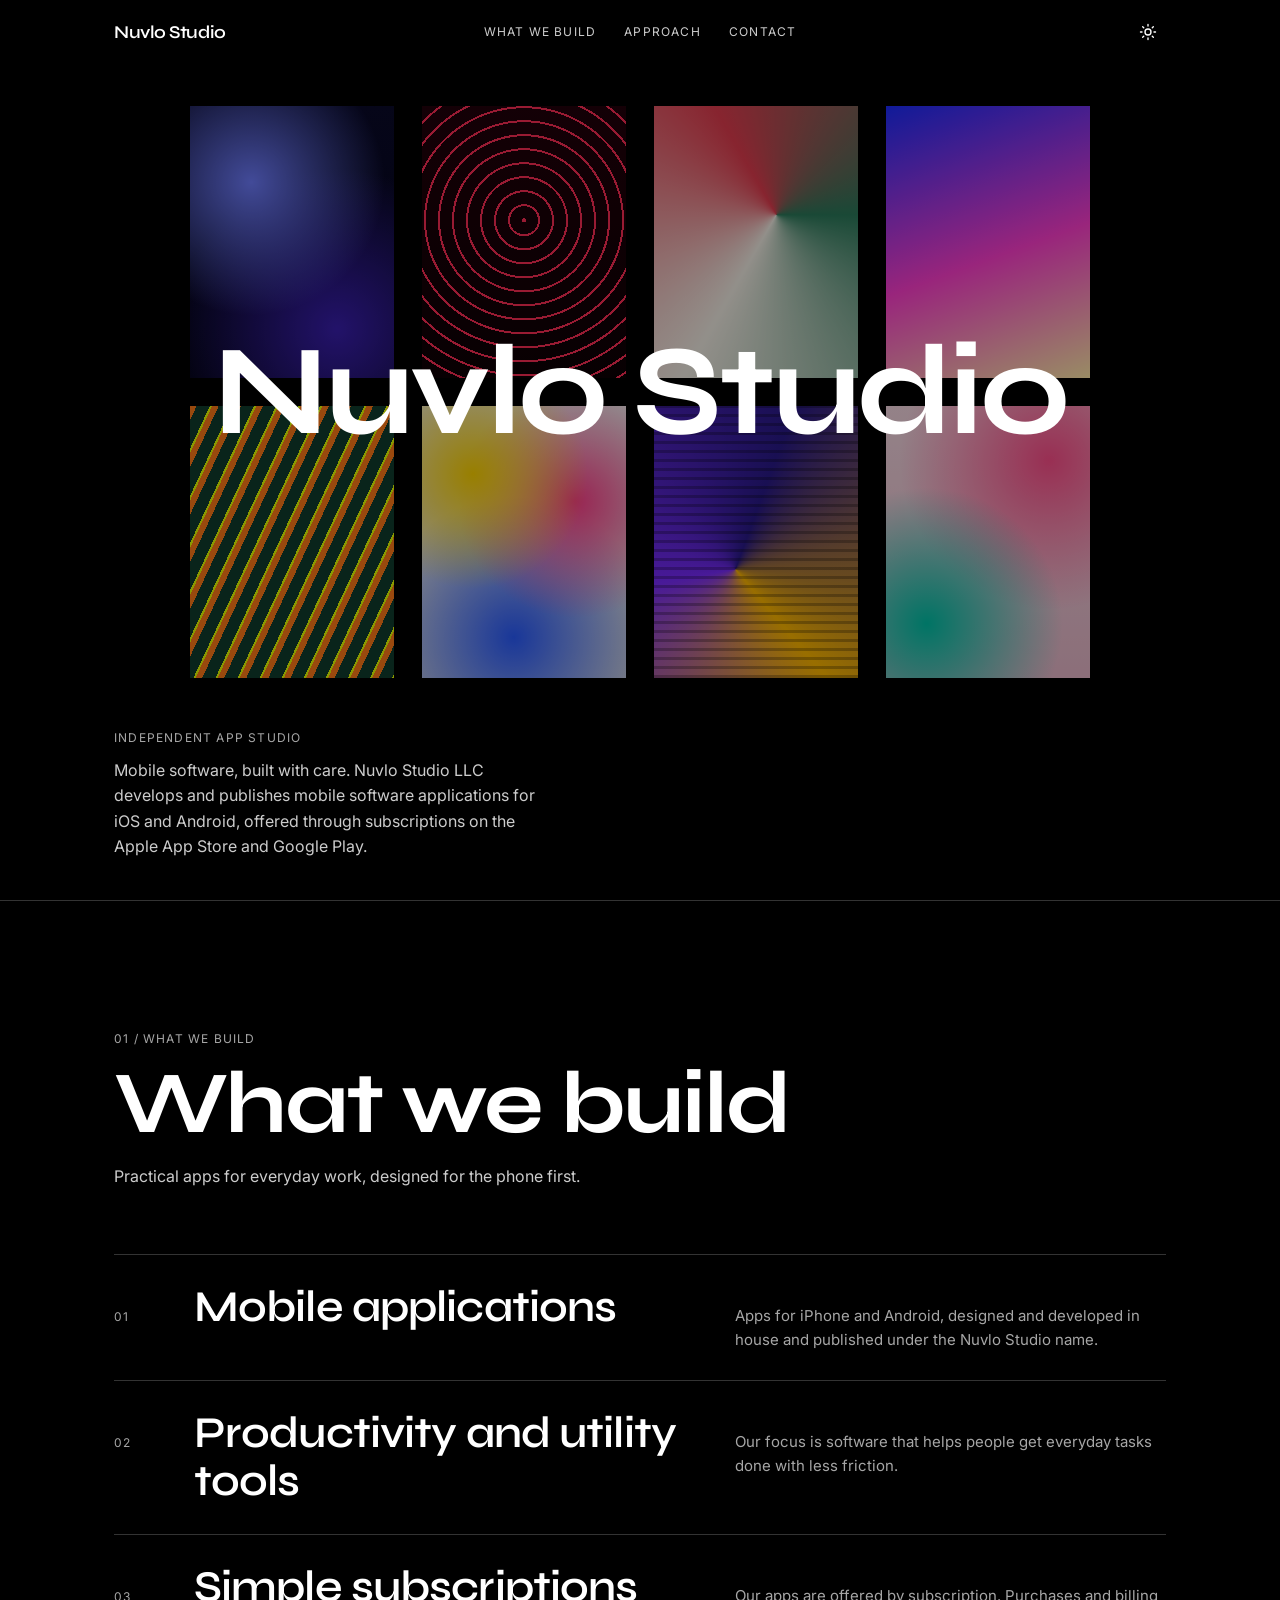
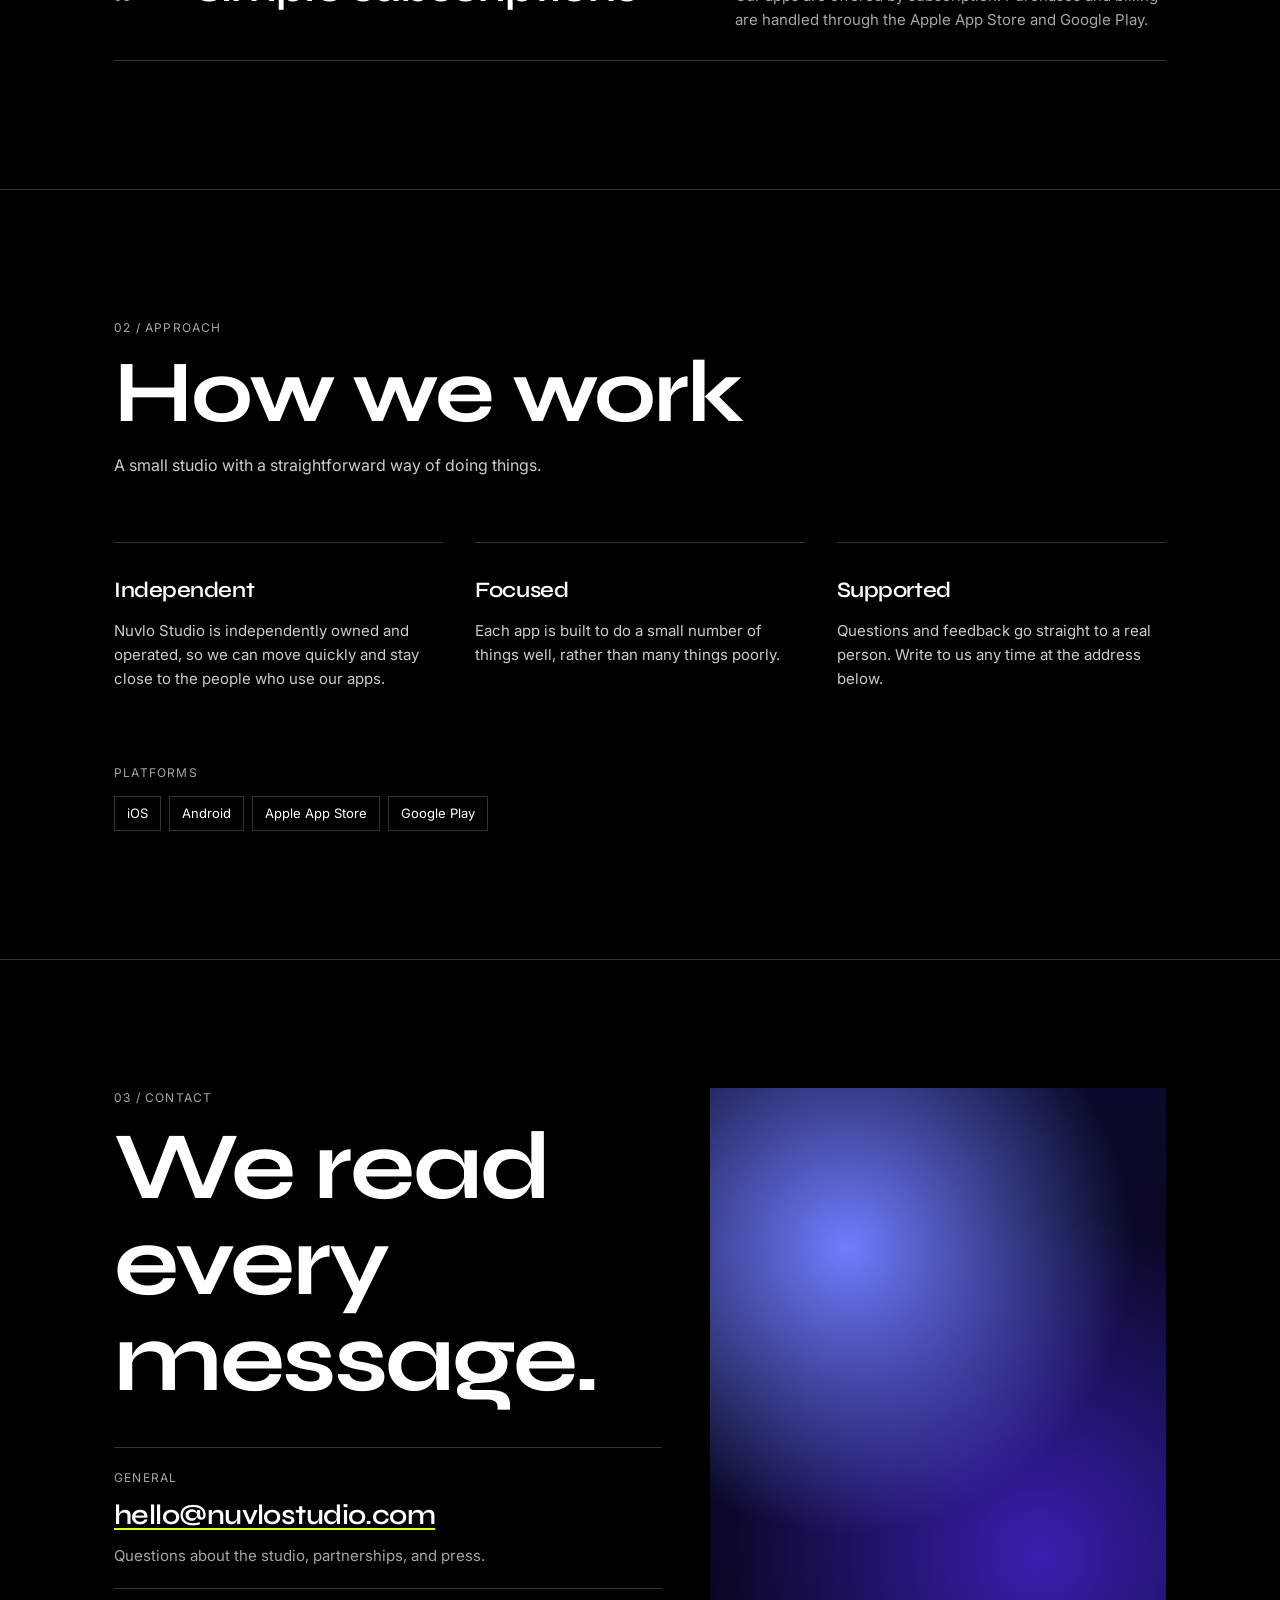
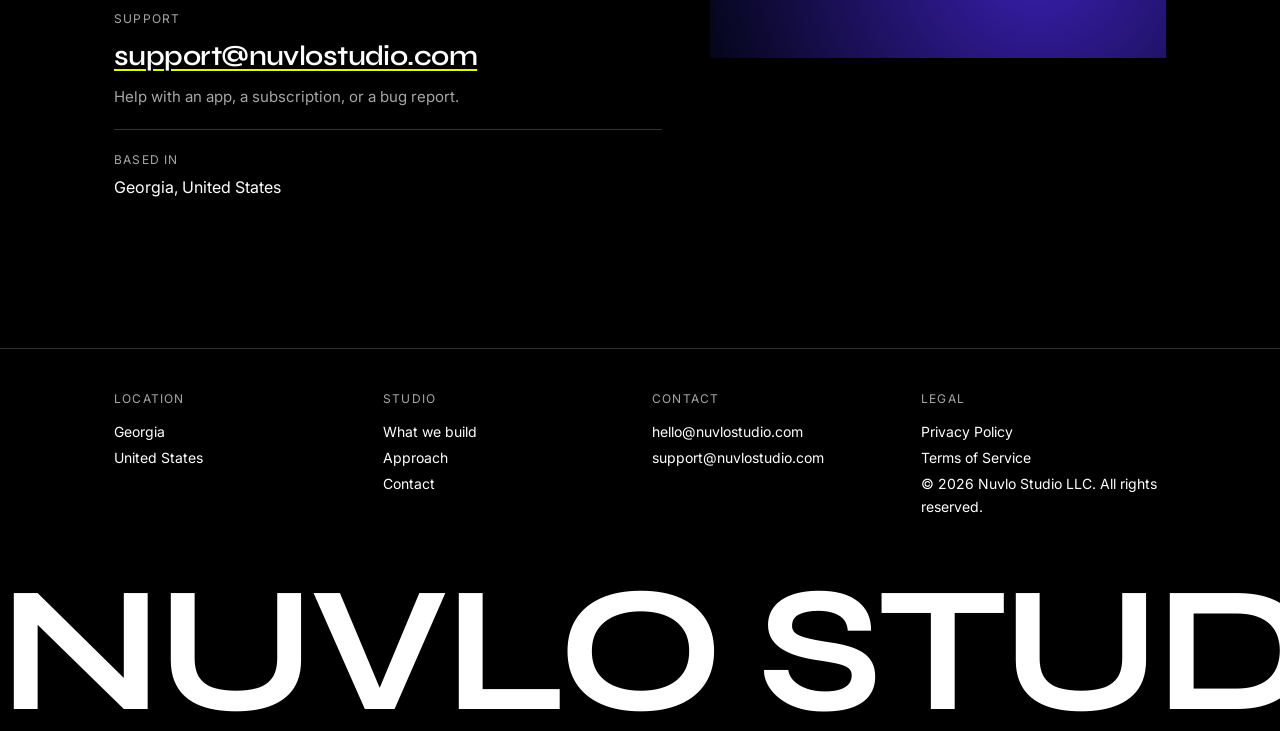
<file: index.html>
<!doctype html>
<html lang="en">
<head>
<meta charset="utf-8">
<meta name="viewport" content="width=device-width, initial-scale=1">
<title>Nuvlo Studio | Mobile software for iOS and Android</title>
<meta name="description" content="Nuvlo Studio LLC develops and publishes mobile software applications, offered through subscriptions on the Apple App Store and Google Play.">
<meta property="og:title" content="Nuvlo Studio">
<meta property="og:description" content="Mobile software applications for iOS and Android, offered through subscriptions on the Apple App Store and Google Play.">
<meta property="og:type" content="website">
<meta property="og:url" content="https://nuvlostudio.com/">
<link rel="canonical" href="https://nuvlostudio.com/">
<link rel="icon" href="data:image/svg+xml,%3Csvg xmlns='http://www.w3.org/2000/svg' viewBox='0 0 64 64'%3E%3Crect width='64' height='64' fill='%23000'/%3E%3Cpath d='M18 46V18h6l16 20V18h6v28h-6L24 26v20z' fill='%23e6ff00'/%3E%3C/svg%3E">
<link rel="preconnect" href="https://fonts.googleapis.com">
<link rel="preconnect" href="https://fonts.gstatic.com" crossorigin>
<link rel="stylesheet" href="https://fonts.googleapis.com/css2?family=Inter:wght@400;500;600&family=Syne:wght@600;700&display=swap">
<link rel="stylesheet" href="/assets/site.css">
<script>
  document.documentElement.className = 'js';
  try { if (localStorage.getItem('theme') === 'light') document.documentElement.setAttribute('data-theme', 'light'); } catch (e) {}
</script>
<script src="/assets/site.js" defer></script>
</head>
<body>

<header class="site">
  <div class="wrap bar">
    <a class="brand" href="#top" aria-label="Nuvlo Studio home">Nuvlo Studio</a>
    <nav aria-label="Primary">
      <a href="#about">What we build</a>
      <a href="#approach">Approach</a>
      <a href="#contact">Contact</a>
    </nav>
    <button class="theme" type="button" aria-label="Switch to light theme">
      <svg class="sun" viewBox="0 0 24 24" fill="none" stroke="currentColor" stroke-width="1.8" stroke-linecap="round" aria-hidden="true"><circle cx="12" cy="12" r="4"/><path d="M12 2v2M12 20v2M2 12h2M20 12h2M4.9 4.9l1.4 1.4M17.7 17.7l1.4 1.4M4.9 19.1l1.4-1.4M17.7 6.3l1.4-1.4"/></svg>
      <svg class="moon" viewBox="0 0 24 24" fill="none" stroke="currentColor" stroke-width="1.8" stroke-linejoin="round" aria-hidden="true"><path d="M20 14.5A8 8 0 0 1 9.5 4a8 8 0 1 0 10.5 10.5z"/></svg>
    </button>
  </div>
</header>

<main id="top">
  <div class="wrap hero">
    <div class="stage">
      <div class="tiles" aria-hidden="true">
        <div class="art art-1"></div>
        <div class="art art-2"></div>
        <div class="art art-3"></div>
        <div class="art art-4"></div>
        <div class="art art-5"></div>
        <div class="art art-6"></div>
        <div class="art art-7"></div>
        <div class="art art-8"></div>
      </div>
      <h1>Nuvlo Studio</h1>
    </div>
    <p class="intro">
      <span class="label">Independent app studio</span>
      Mobile software, built with care. Nuvlo Studio LLC develops and publishes mobile software
      applications for iOS and Android, offered through subscriptions on the Apple App Store and Google Play.
    </p>
  </div>

  <section id="about">
    <div class="wrap">
      <div class="section-head">
        <div class="label">01 / What we build</div>
        <h2>What we build</h2>
        <p>Practical apps for everyday work, designed for the phone first.</p>
      </div>
      <ol class="list">
        <li>
          <span class="label">01</span>
          <h3>Mobile applications</h3>
          <p>Apps for iPhone and Android, designed and developed in house and published under the Nuvlo Studio name.</p>
        </li>
        <li>
          <span class="label">02</span>
          <h3>Productivity and utility tools</h3>
          <p>Our focus is software that helps people get everyday tasks done with less friction.</p>
        </li>
        <li>
          <span class="label">03</span>
          <h3>Simple subscriptions</h3>
          <p>Our apps are offered by subscription. Purchases and billing are handled through the Apple App Store and Google Play.</p>
        </li>
      </ol>
    </div>
  </section>

  <section id="approach">
    <div class="wrap">
      <div class="section-head">
        <div class="label">02 / Approach</div>
        <h2>How we work</h2>
        <p>A small studio with a straightforward way of doing things.</p>
      </div>
      <div class="principles">
        <div>
          <h3>Independent</h3>
          <p>Nuvlo Studio is independently owned and operated, so we can move quickly and stay close to the people who use our apps.</p>
        </div>
        <div>
          <h3>Focused</h3>
          <p>Each app is built to do a small number of things well, rather than many things poorly.</p>
        </div>
        <div>
          <h3>Supported</h3>
          <p>Questions and feedback go straight to a real person. Write to us any time at the address below.</p>
        </div>
      </div>
      <div class="platforms">
        <div class="label">Platforms</div>
        <ul class="chips">
          <li>iOS</li>
          <li>Android</li>
          <li>Apple App Store</li>
          <li>Google Play</li>
        </ul>
      </div>
    </div>
  </section>

  <section id="contact">
    <div class="wrap contact">
      <div>
        <div class="label">03 / Contact</div>
        <h2>We read every message.</h2>
        <dl>
          <div>
            <dt class="label">General</dt>
            <dd class="addr"><a href="mailto:hello@nuvlostudio.com">hello@nuvlostudio.com</a></dd>
            <dd class="hint">Questions about the studio, partnerships, and press.</dd>
          </div>
          <div>
            <dt class="label">Support</dt>
            <dd class="addr"><a href="mailto:support@nuvlostudio.com">support@nuvlostudio.com</a></dd>
            <dd class="hint">Help with an app, a subscription, or a bug report.</dd>
          </div>
          <div>
            <dt class="label">Based in</dt>
            <dd>Georgia, United States</dd>
          </div>
        </dl>
      </div>
      <div class="art art-1" aria-hidden="true"></div>
    </div>
  </section>
</main>

<footer class="site">
  <div class="wrap cols">
    <div>
      <div class="label">Location</div>
      <ul><li>Georgia</li><li>United States</li></ul>
    </div>
    <div>
      <div class="label">Studio</div>
      <ul>
        <li><a href="#about">What we build</a></li>
        <li><a href="#approach">Approach</a></li>
        <li><a href="#contact">Contact</a></li>
      </ul>
    </div>
    <div>
      <div class="label">Contact</div>
      <ul>
        <li><a href="mailto:hello@nuvlostudio.com">hello@nuvlostudio.com</a></li>
        <li><a href="mailto:support@nuvlostudio.com">support@nuvlostudio.com</a></li>
      </ul>
    </div>
    <div>
      <div class="label">Legal</div>
      <ul>
        <li><a href="/privacy/">Privacy Policy</a></li>
        <li><a href="/terms/">Terms of Service</a></li>
        <li>&copy; 2026 Nuvlo Studio LLC. All rights reserved.</li>
      </ul>
    </div>
  </div>
  <div class="marquee" aria-hidden="true"><div><span>Nuvlo Studio <i>&#10033;</i></span><span>Nuvlo Studio <i>&#10033;</i></span><span>Nuvlo Studio <i>&#10033;</i></span><span>Nuvlo Studio <i>&#10033;</i></span><span>Nuvlo Studio <i>&#10033;</i></span><span>Nuvlo Studio <i>&#10033;</i></span><span>Nuvlo Studio <i>&#10033;</i></span><span>Nuvlo Studio <i>&#10033;</i></span></div></div>
</footer>

</body>
</html>
</file>
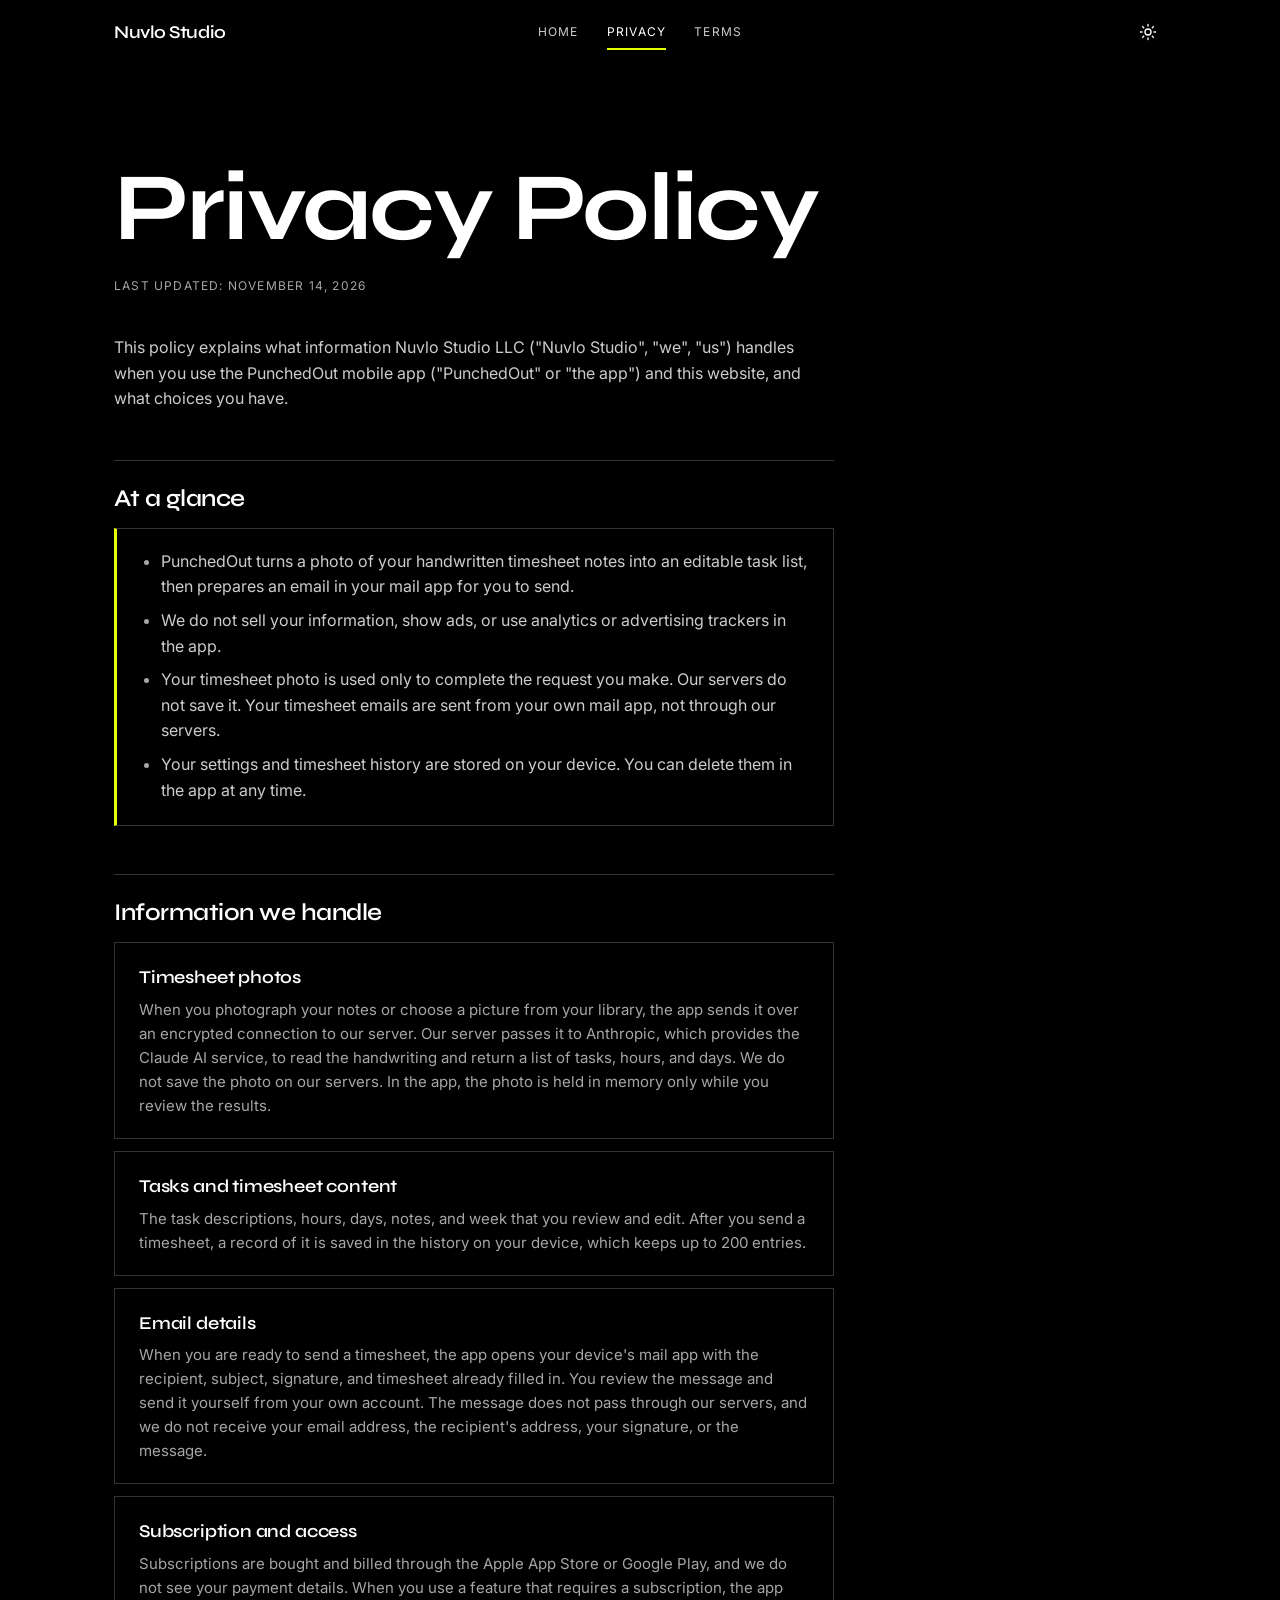
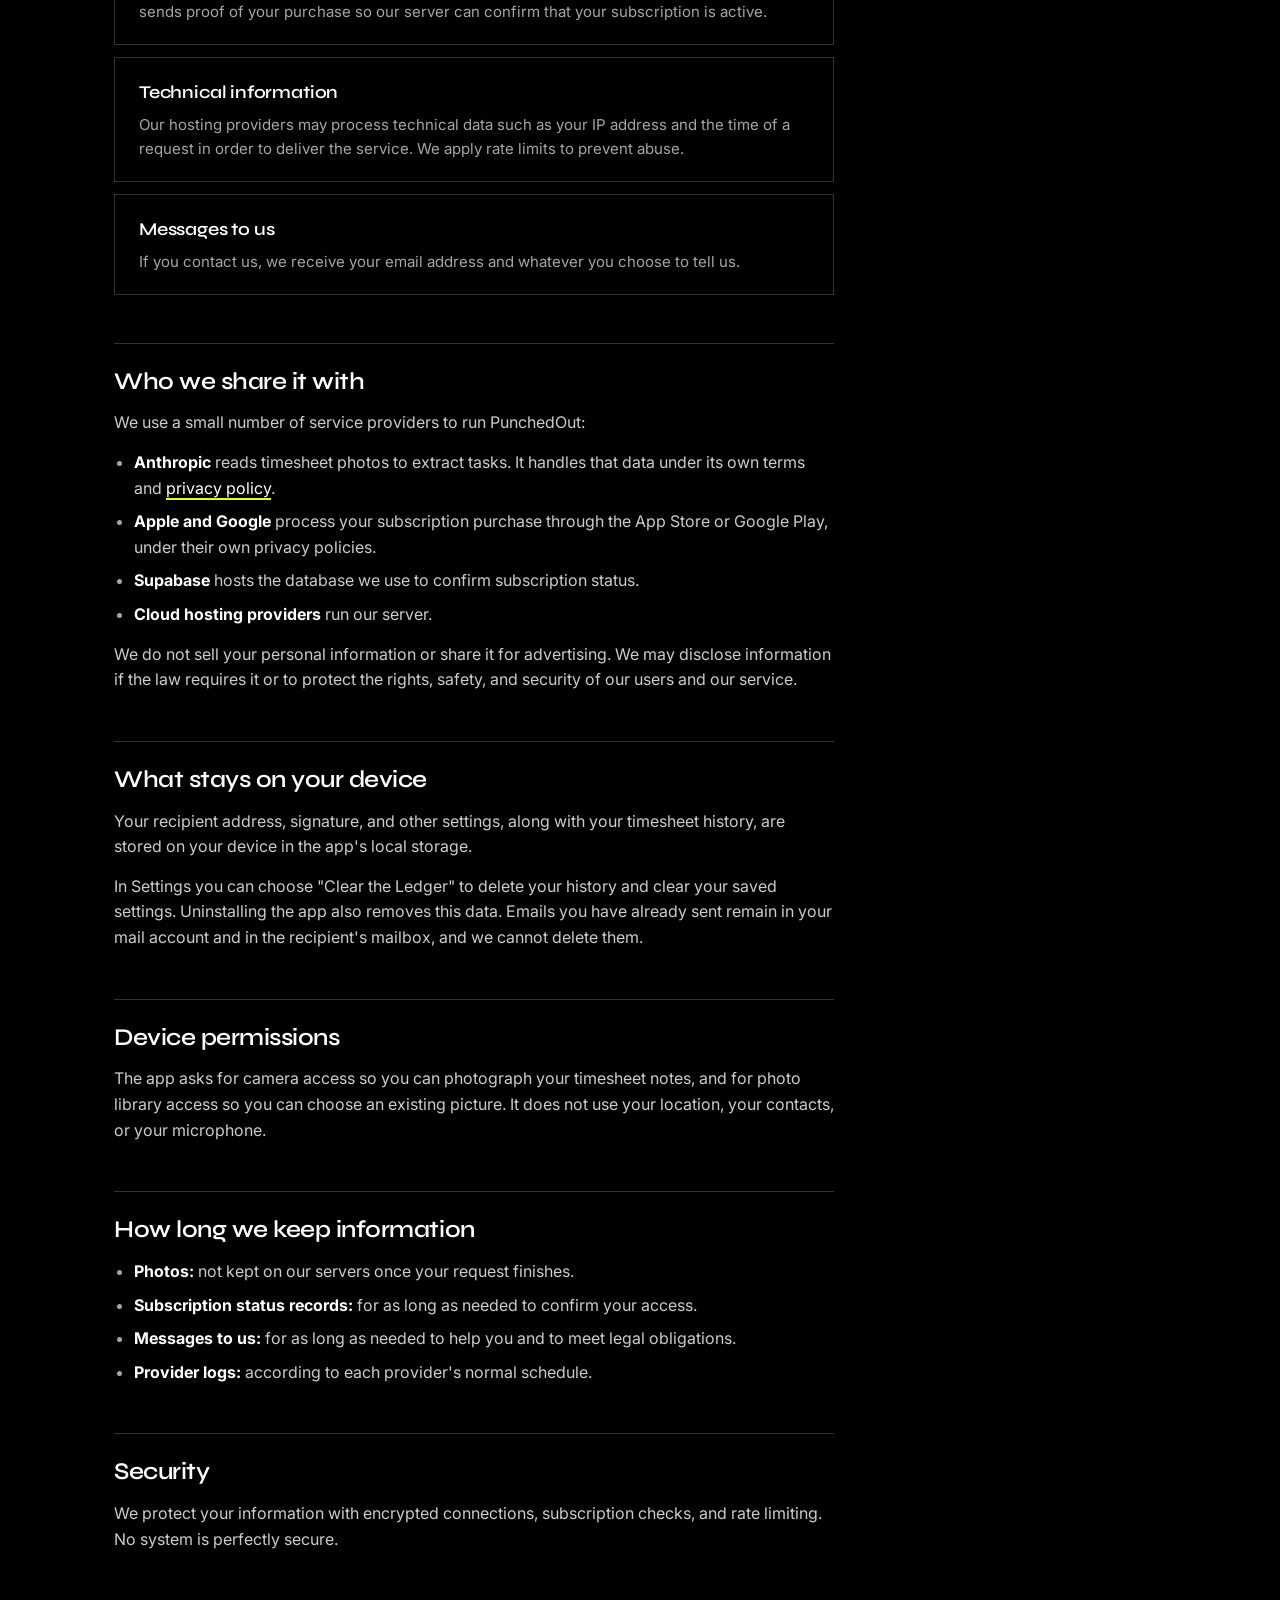
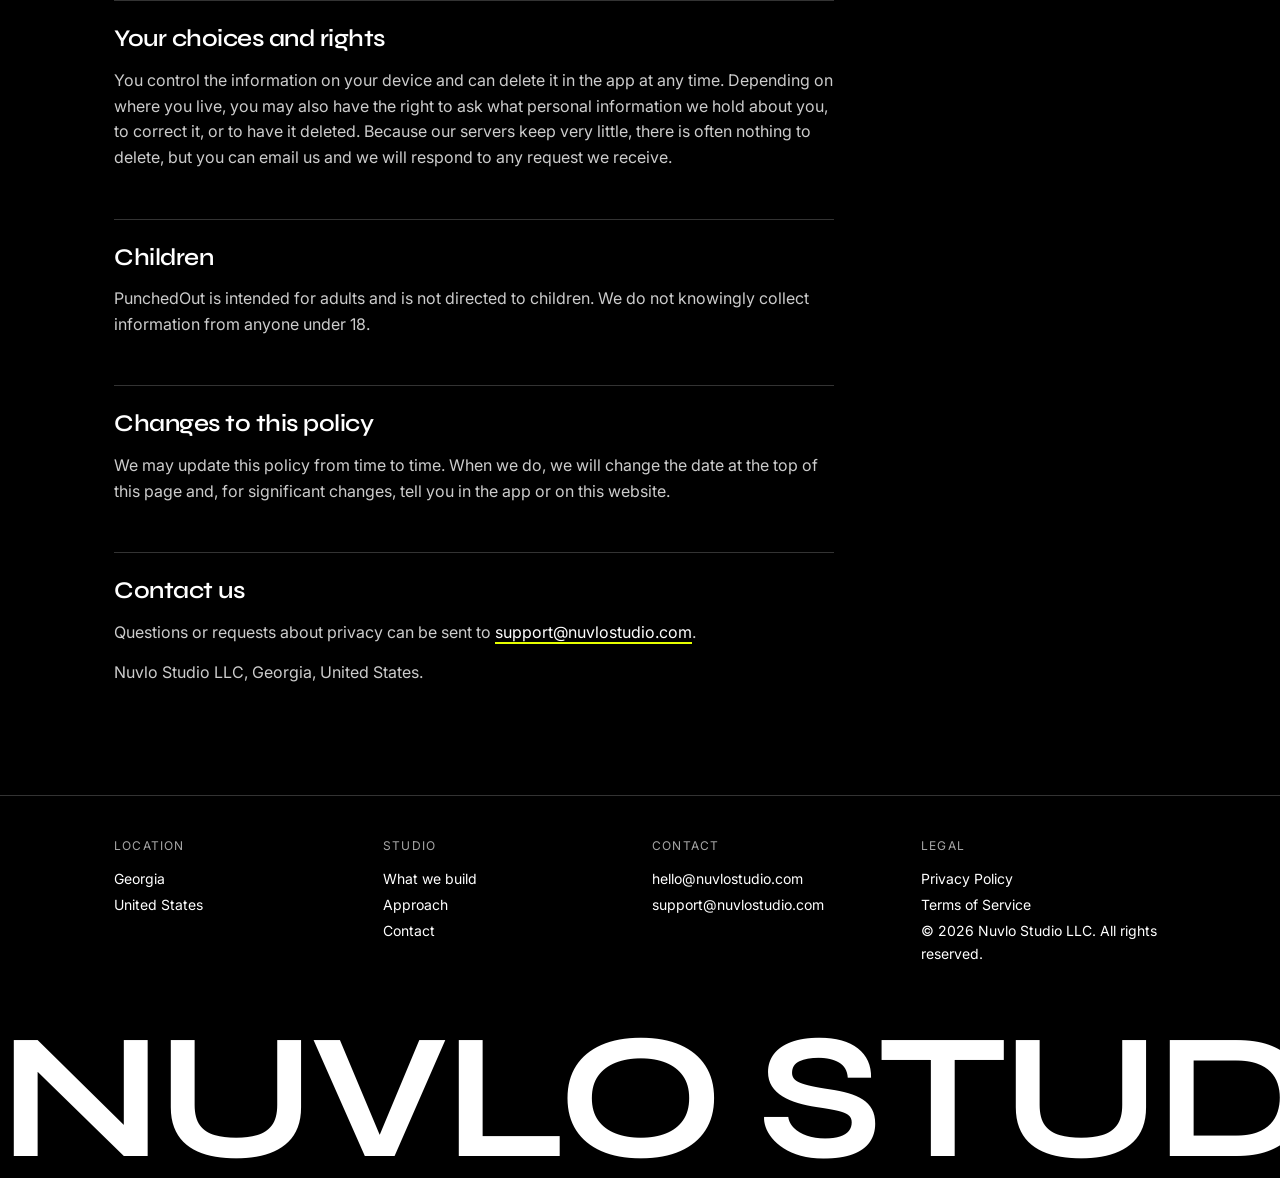
<file: privacy/index.html>
<!doctype html>
<html lang="en">
<head>
<meta charset="utf-8">
<meta name="viewport" content="width=device-width, initial-scale=1">
<title>Privacy Policy | Nuvlo Studio</title>
<meta name="description" content="How Nuvlo Studio LLC handles information when you use the PunchedOut app and this website.">
<link rel="canonical" href="https://nuvlostudio.com/privacy/">
<link rel="icon" href="data:image/svg+xml,%3Csvg xmlns='http://www.w3.org/2000/svg' viewBox='0 0 64 64'%3E%3Crect width='64' height='64' fill='%23000'/%3E%3Cpath d='M18 46V18h6l16 20V18h6v28h-6L24 26v20z' fill='%23e6ff00'/%3E%3C/svg%3E">
<link rel="preconnect" href="https://fonts.googleapis.com">
<link rel="preconnect" href="https://fonts.gstatic.com" crossorigin>
<link rel="stylesheet" href="https://fonts.googleapis.com/css2?family=Inter:wght@400;500;600&family=Syne:wght@600;700&display=swap">
<link rel="stylesheet" href="/assets/site.css">
<script>
  document.documentElement.className = 'js';
  try { if (localStorage.getItem('theme') === 'light') document.documentElement.setAttribute('data-theme', 'light'); } catch (e) {}
</script>
<script src="/assets/site.js" defer></script>
</head>
<body>

<header class="site">
  <div class="wrap bar">
    <a class="brand" href="/" aria-label="Nuvlo Studio home">Nuvlo Studio</a>
    <nav aria-label="Primary">
      <a href="/">Home</a>
      <a href="/privacy/" aria-current="page">Privacy</a>
      <a href="/terms/">Terms</a>
    </nav>
    <button class="theme" type="button" aria-label="Switch to light theme">
      <svg class="sun" viewBox="0 0 24 24" fill="none" stroke="currentColor" stroke-width="1.8" stroke-linecap="round" aria-hidden="true"><circle cx="12" cy="12" r="4"/><path d="M12 2v2M12 20v2M2 12h2M20 12h2M4.9 4.9l1.4 1.4M17.7 17.7l1.4 1.4M4.9 19.1l1.4-1.4M17.7 6.3l1.4-1.4"/></svg>
      <svg class="moon" viewBox="0 0 24 24" fill="none" stroke="currentColor" stroke-width="1.8" stroke-linejoin="round" aria-hidden="true"><path d="M20 14.5A8 8 0 0 1 9.5 4a8 8 0 1 0 10.5 10.5z"/></svg>
    </button>
  </div>
</header>

<main class="doc">
  <div class="wrap">
    <div class="narrow">
      <h1>Privacy Policy</h1>
      <p class="meta">Last updated: November 14, 2026</p>

      <p>This policy explains what information Nuvlo Studio LLC ("Nuvlo Studio", "we", "us") handles when you use the PunchedOut mobile app ("PunchedOut" or "the app") and this website, and what choices you have.</p>

      <h2>At a glance</h2>
      <div class="glance">
        <ul>
          <li>PunchedOut turns a photo of your handwritten timesheet notes into an editable task list, then prepares an email in your mail app for you to send.</li>
          <li>We do not sell your information, show ads, or use analytics or advertising trackers in the app.</li>
          <li>Your timesheet photo is used only to complete the request you make. Our servers do not save it. Your timesheet emails are sent from your own mail app, not through our servers.</li>
          <li>Your settings and timesheet history are stored on your device. You can delete them in the app at any time.</li>
        </ul>
      </div>

      <h2>Information we handle</h2>

      <div class="item">
        <h3>Timesheet photos</h3>
        <p>When you photograph your notes or choose a picture from your library, the app sends it over an encrypted connection to our server. Our server passes it to Anthropic, which provides the Claude AI service, to read the handwriting and return a list of tasks, hours, and days. We do not save the photo on our servers. In the app, the photo is held in memory only while you review the results.</p>
      </div>

      <div class="item">
        <h3>Tasks and timesheet content</h3>
        <p>The task descriptions, hours, days, notes, and week that you review and edit. After you send a timesheet, a record of it is saved in the history on your device, which keeps up to 200 entries.</p>
      </div>

      <div class="item">
        <h3>Email details</h3>
        <p>When you are ready to send a timesheet, the app opens your device's mail app with the recipient, subject, signature, and timesheet already filled in. You review the message and send it yourself from your own account. The message does not pass through our servers, and we do not receive your email address, the recipient's address, your signature, or the message.</p>
      </div>

      <div class="item">
        <h3>Subscription and access</h3>
        <p>Subscriptions are bought and billed through the Apple App Store or Google Play, and we do not see your payment details. When you use a feature that requires a subscription, the app sends proof of your purchase so our server can confirm that your subscription is active.</p>
      </div>

      <div class="item">
        <h3>Technical information</h3>
        <p>Our hosting providers may process technical data such as your IP address and the time of a request in order to deliver the service. We apply rate limits to prevent abuse.</p>
      </div>

      <div class="item">
        <h3>Messages to us</h3>
        <p>If you contact us, we receive your email address and whatever you choose to tell us.</p>
      </div>

      <h2>Who we share it with</h2>
      <p>We use a small number of service providers to run PunchedOut:</p>
      <ul>
        <li><strong>Anthropic</strong> reads timesheet photos to extract tasks. It handles that data under its own terms and <a href="https://www.anthropic.com/legal/privacy" rel="noopener">privacy policy</a>.</li>
        <li><strong>Apple and Google</strong> process your subscription purchase through the App Store or Google Play, under their own privacy policies.</li>
        <li><strong>Supabase</strong> hosts the database we use to confirm subscription status.</li>
        <li><strong>Cloud hosting providers</strong> run our server.</li>
      </ul>
      <p>We do not sell your personal information or share it for advertising. We may disclose information if the law requires it or to protect the rights, safety, and security of our users and our service.</p>

      <h2>What stays on your device</h2>
      <p>Your recipient address, signature, and other settings, along with your timesheet history, are stored on your device in the app's local storage.</p>
      <p>In Settings you can choose "Clear the Ledger" to delete your history and clear your saved settings. Uninstalling the app also removes this data. Emails you have already sent remain in your mail account and in the recipient's mailbox, and we cannot delete them.</p>

      <h2>Device permissions</h2>
      <p>The app asks for camera access so you can photograph your timesheet notes, and for photo library access so you can choose an existing picture. It does not use your location, your contacts, or your microphone.</p>

      <h2>How long we keep information</h2>
      <ul>
        <li><strong>Photos:</strong> not kept on our servers once your request finishes.</li>
        <li><strong>Subscription status records:</strong> for as long as needed to confirm your access.</li>
        <li><strong>Messages to us:</strong> for as long as needed to help you and to meet legal obligations.</li>
        <li><strong>Provider logs:</strong> according to each provider's normal schedule.</li>
      </ul>

      <h2>Security</h2>
      <p>We protect your information with encrypted connections, subscription checks, and rate limiting. No system is perfectly secure.</p>

      <h2>Your choices and rights</h2>
      <p>You control the information on your device and can delete it in the app at any time. Depending on where you live, you may also have the right to ask what personal information we hold about you, to correct it, or to have it deleted. Because our servers keep very little, there is often nothing to delete, but you can email us and we will respond to any request we receive.</p>

      <h2>Children</h2>
      <p>PunchedOut is intended for adults and is not directed to children. We do not knowingly collect information from anyone under 18.</p>

      <h2>Changes to this policy</h2>
      <p>We may update this policy from time to time. When we do, we will change the date at the top of this page and, for significant changes, tell you in the app or on this website.</p>

      <h2>Contact us</h2>
      <p>Questions or requests about privacy can be sent to <a href="mailto:support@nuvlostudio.com">support@nuvlostudio.com</a>.</p>
      <p>Nuvlo Studio LLC, Georgia, United States.</p>
    </div>
  </div>
</main>

<footer class="site">
  <div class="wrap cols">
    <div>
      <div class="label">Location</div>
      <ul><li>Georgia</li><li>United States</li></ul>
    </div>
    <div>
      <div class="label">Studio</div>
      <ul>
        <li><a href="/#about">What we build</a></li>
        <li><a href="/#approach">Approach</a></li>
        <li><a href="/#contact">Contact</a></li>
      </ul>
    </div>
    <div>
      <div class="label">Contact</div>
      <ul>
        <li><a href="mailto:hello@nuvlostudio.com">hello@nuvlostudio.com</a></li>
        <li><a href="mailto:support@nuvlostudio.com">support@nuvlostudio.com</a></li>
      </ul>
    </div>
    <div>
      <div class="label">Legal</div>
      <ul>
        <li><a href="/privacy/">Privacy Policy</a></li>
        <li><a href="/terms/">Terms of Service</a></li>
        <li>&copy; 2026 Nuvlo Studio LLC. All rights reserved.</li>
      </ul>
    </div>
  </div>
  <div class="marquee" aria-hidden="true"><div><span>Nuvlo Studio <i>&#10033;</i></span><span>Nuvlo Studio <i>&#10033;</i></span><span>Nuvlo Studio <i>&#10033;</i></span><span>Nuvlo Studio <i>&#10033;</i></span><span>Nuvlo Studio <i>&#10033;</i></span><span>Nuvlo Studio <i>&#10033;</i></span><span>Nuvlo Studio <i>&#10033;</i></span><span>Nuvlo Studio <i>&#10033;</i></span></div></div>
</footer>

</body>
</html>
</file>
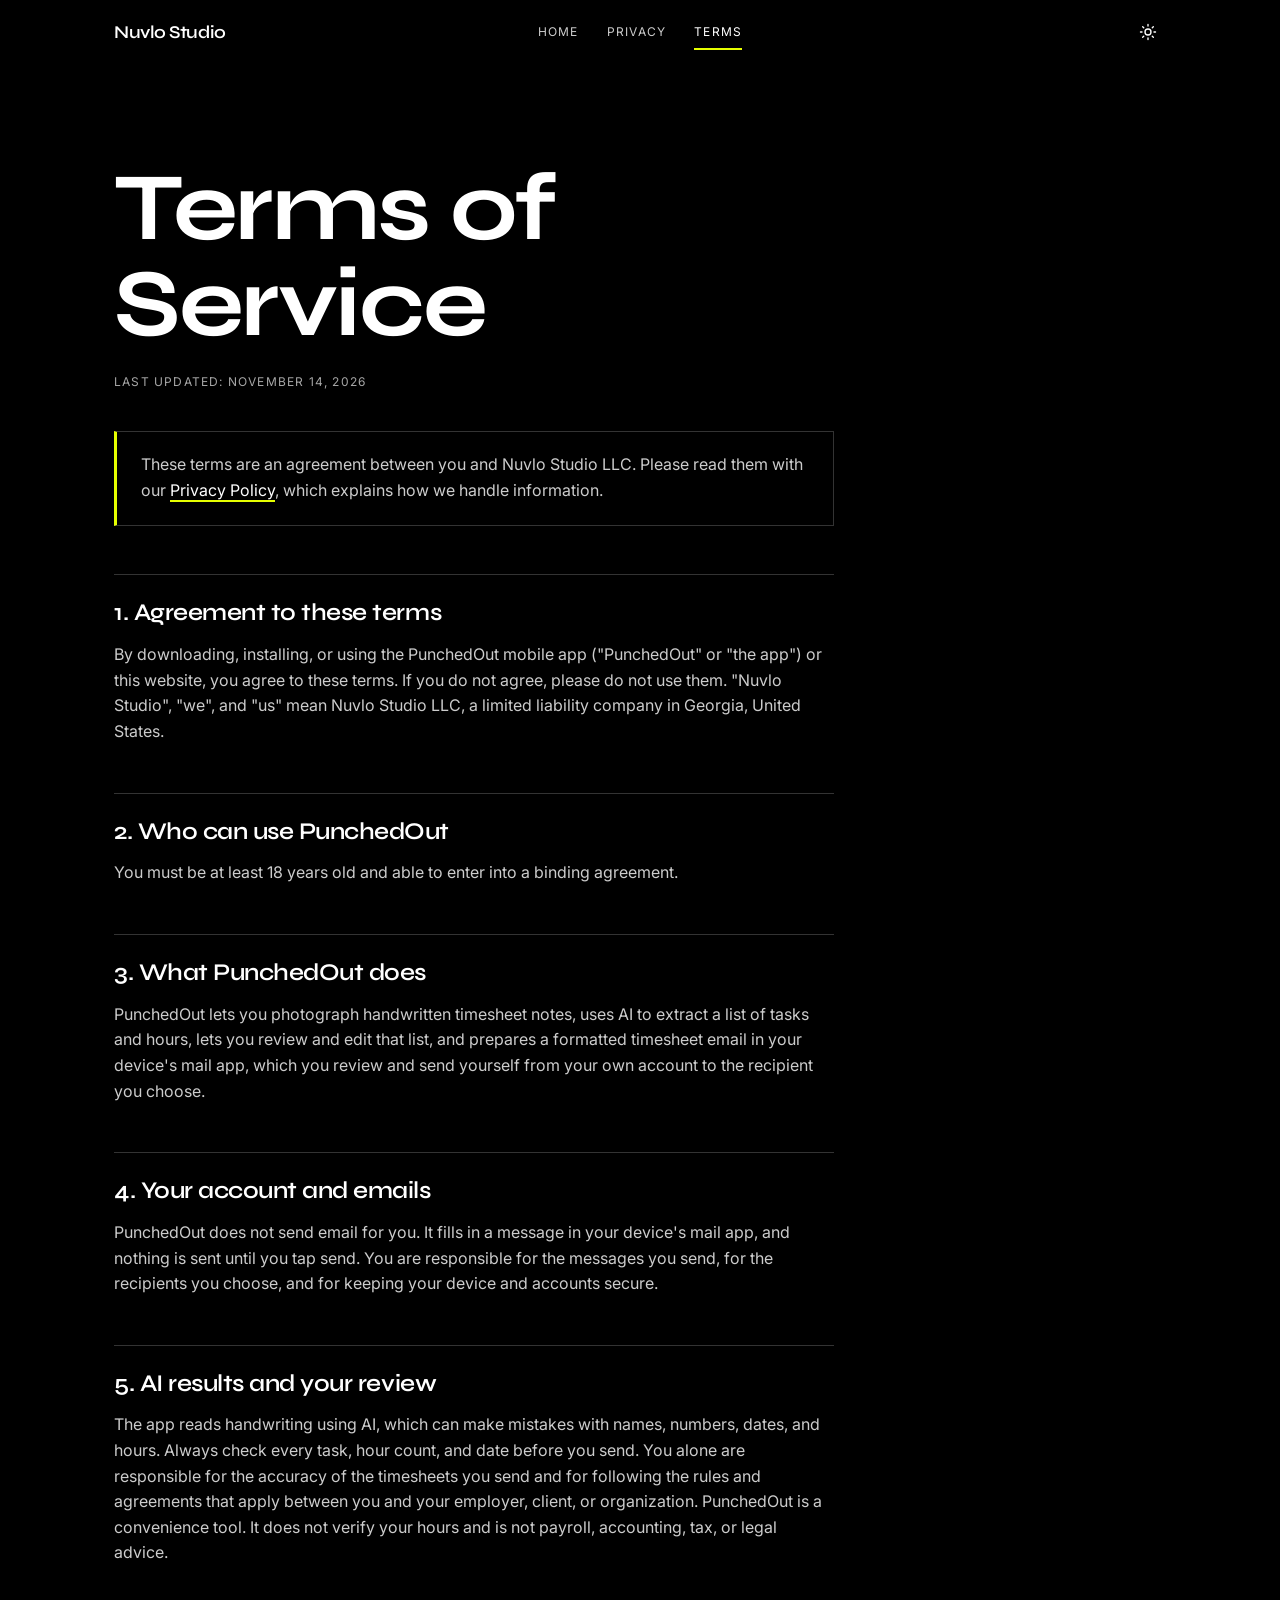
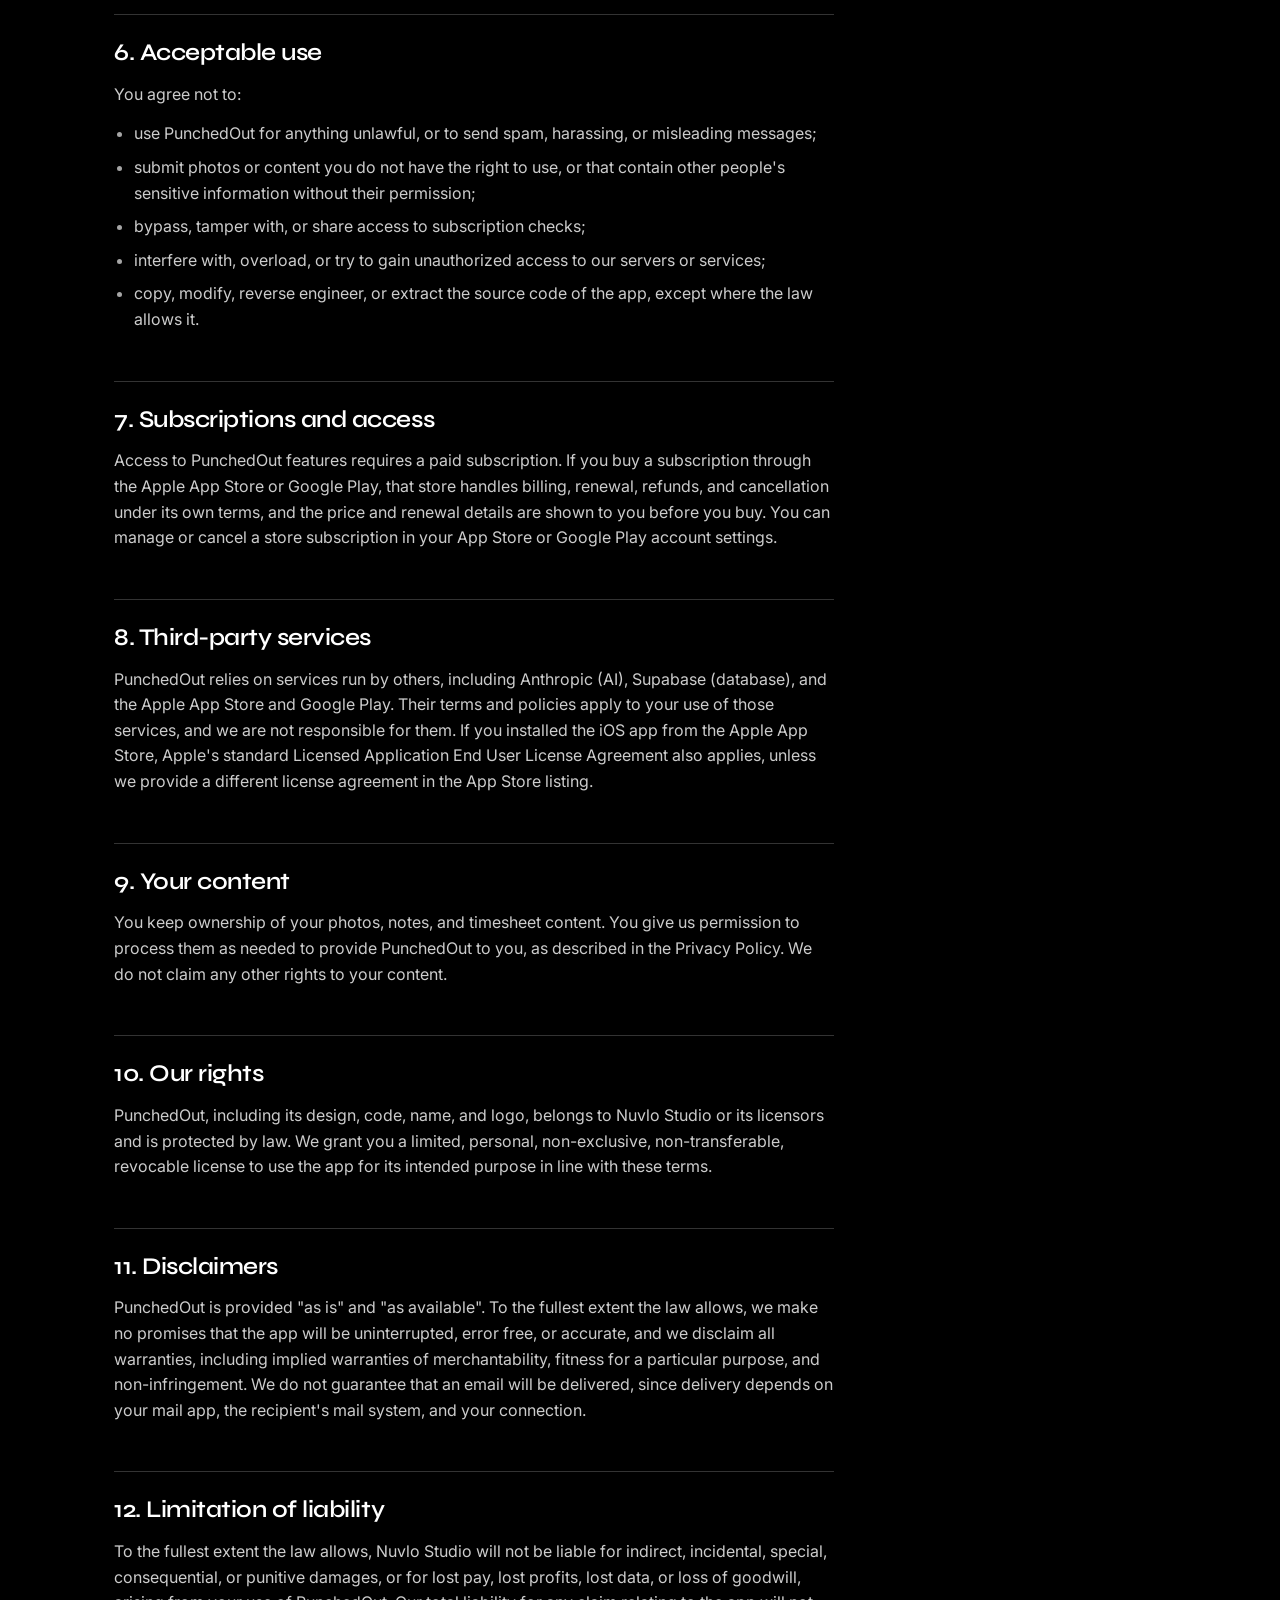
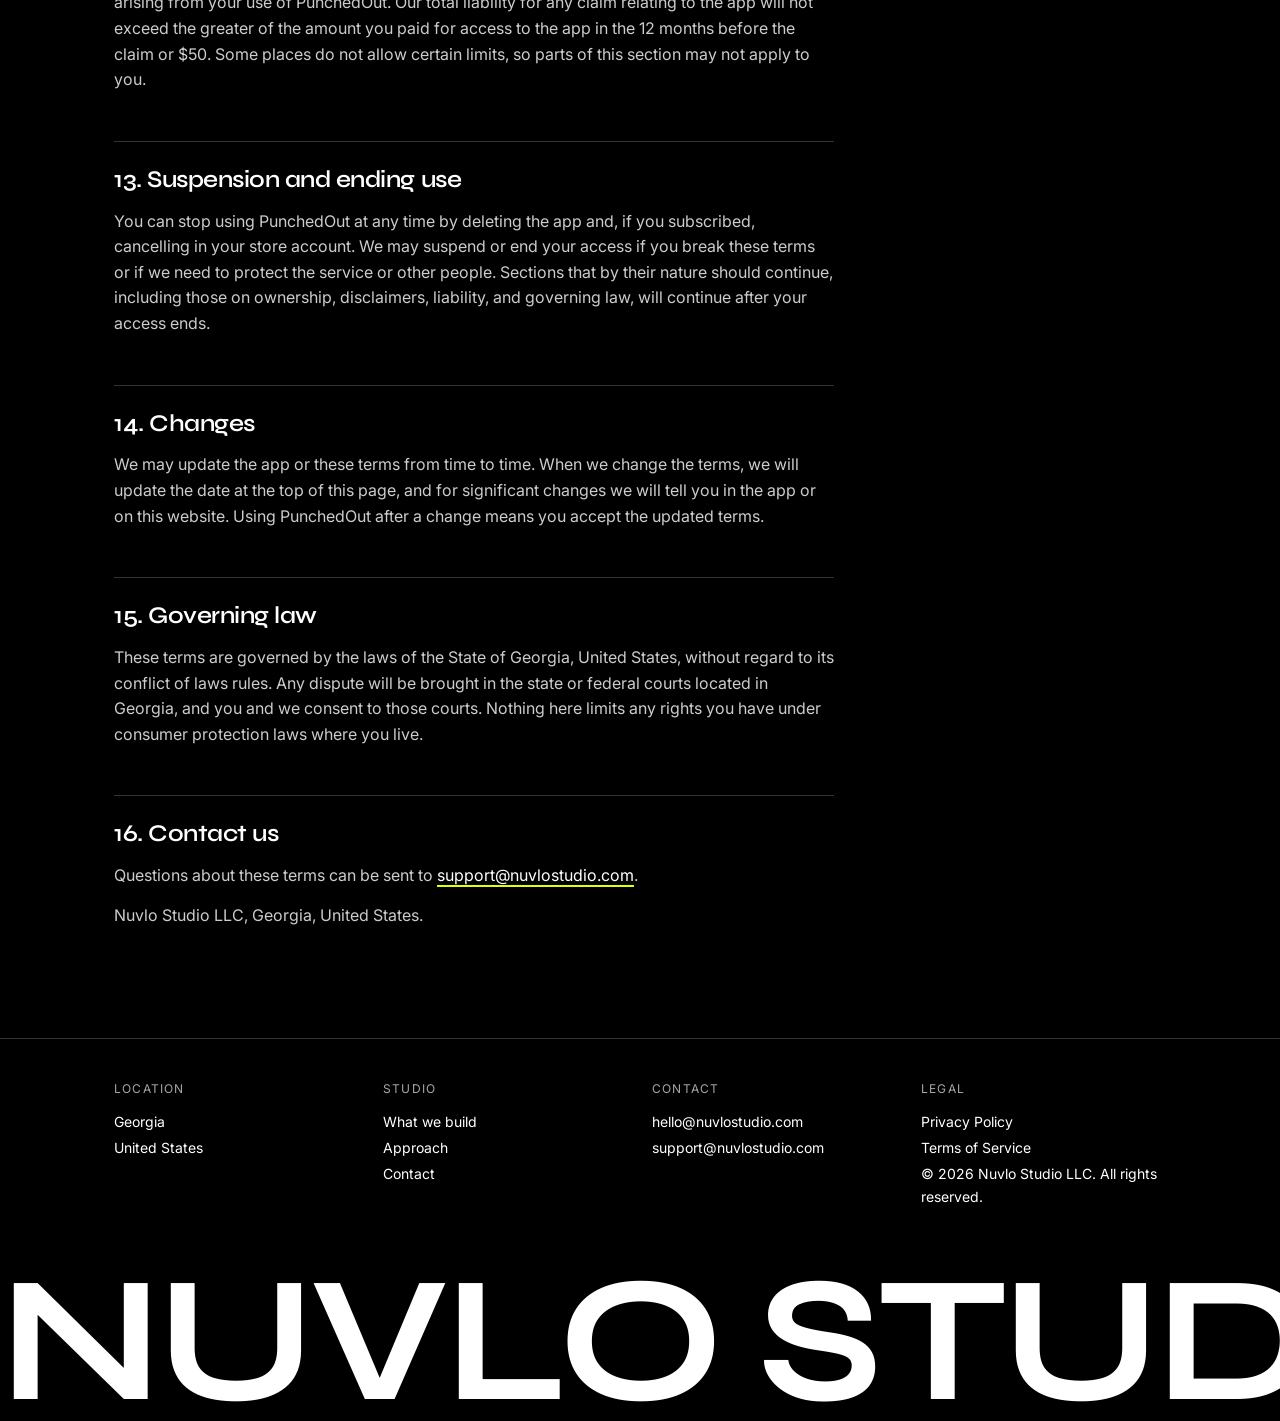
<file: terms/index.html>
<!doctype html>
<html lang="en">
<head>
<meta charset="utf-8">
<meta name="viewport" content="width=device-width, initial-scale=1">
<title>Terms of Service | Nuvlo Studio</title>
<meta name="description" content="The terms that apply when you use the PunchedOut app and this website, provided by Nuvlo Studio LLC.">
<link rel="canonical" href="https://nuvlostudio.com/terms/">
<link rel="icon" href="data:image/svg+xml,%3Csvg xmlns='http://www.w3.org/2000/svg' viewBox='0 0 64 64'%3E%3Crect width='64' height='64' fill='%23000'/%3E%3Cpath d='M18 46V18h6l16 20V18h6v28h-6L24 26v20z' fill='%23e6ff00'/%3E%3C/svg%3E">
<link rel="preconnect" href="https://fonts.googleapis.com">
<link rel="preconnect" href="https://fonts.gstatic.com" crossorigin>
<link rel="stylesheet" href="https://fonts.googleapis.com/css2?family=Inter:wght@400;500;600&family=Syne:wght@600;700&display=swap">
<link rel="stylesheet" href="/assets/site.css">
<script>
  document.documentElement.className = 'js';
  try { if (localStorage.getItem('theme') === 'light') document.documentElement.setAttribute('data-theme', 'light'); } catch (e) {}
</script>
<script src="/assets/site.js" defer></script>
</head>
<body>

<header class="site">
  <div class="wrap bar">
    <a class="brand" href="/" aria-label="Nuvlo Studio home">Nuvlo Studio</a>
    <nav aria-label="Primary">
      <a href="/">Home</a>
      <a href="/privacy/">Privacy</a>
      <a href="/terms/" aria-current="page">Terms</a>
    </nav>
    <button class="theme" type="button" aria-label="Switch to light theme">
      <svg class="sun" viewBox="0 0 24 24" fill="none" stroke="currentColor" stroke-width="1.8" stroke-linecap="round" aria-hidden="true"><circle cx="12" cy="12" r="4"/><path d="M12 2v2M12 20v2M2 12h2M20 12h2M4.9 4.9l1.4 1.4M17.7 17.7l1.4 1.4M4.9 19.1l1.4-1.4M17.7 6.3l1.4-1.4"/></svg>
      <svg class="moon" viewBox="0 0 24 24" fill="none" stroke="currentColor" stroke-width="1.8" stroke-linejoin="round" aria-hidden="true"><path d="M20 14.5A8 8 0 0 1 9.5 4a8 8 0 1 0 10.5 10.5z"/></svg>
    </button>
  </div>
</header>

<main class="doc">
  <div class="wrap">
    <div class="narrow">
      <h1>Terms of Service</h1>
      <p class="meta">Last updated: November 14, 2026</p>

      <div class="note">
        <p>These terms are an agreement between you and Nuvlo Studio LLC. Please read them with our <a href="/privacy/">Privacy Policy</a>, which explains how we handle information.</p>
      </div>

      <h2>1. Agreement to these terms</h2>
      <p>By downloading, installing, or using the PunchedOut mobile app ("PunchedOut" or "the app") or this website, you agree to these terms. If you do not agree, please do not use them. "Nuvlo Studio", "we", and "us" mean Nuvlo Studio LLC, a limited liability company in Georgia, United States.</p>

      <h2>2. Who can use PunchedOut</h2>
      <p>You must be at least 18 years old and able to enter into a binding agreement.</p>

      <h2>3. What PunchedOut does</h2>
      <p>PunchedOut lets you photograph handwritten timesheet notes, uses AI to extract a list of tasks and hours, lets you review and edit that list, and prepares a formatted timesheet email in your device's mail app, which you review and send yourself from your own account to the recipient you choose.</p>

      <h2>4. Your account and emails</h2>
      <p>PunchedOut does not send email for you. It fills in a message in your device's mail app, and nothing is sent until you tap send. You are responsible for the messages you send, for the recipients you choose, and for keeping your device and accounts secure.</p>

      <h2>5. AI results and your review</h2>
      <p>The app reads handwriting using AI, which can make mistakes with names, numbers, dates, and hours. Always check every task, hour count, and date before you send. You alone are responsible for the accuracy of the timesheets you send and for following the rules and agreements that apply between you and your employer, client, or organization. PunchedOut is a convenience tool. It does not verify your hours and is not payroll, accounting, tax, or legal advice.</p>

      <h2>6. Acceptable use</h2>
      <p>You agree not to:</p>
      <ul>
        <li>use PunchedOut for anything unlawful, or to send spam, harassing, or misleading messages;</li>
        <li>submit photos or content you do not have the right to use, or that contain other people's sensitive information without their permission;</li>
        <li>bypass, tamper with, or share access to subscription checks;</li>
        <li>interfere with, overload, or try to gain unauthorized access to our servers or services;</li>
        <li>copy, modify, reverse engineer, or extract the source code of the app, except where the law allows it.</li>
      </ul>

      <h2>7. Subscriptions and access</h2>
      <p>Access to PunchedOut features requires a paid subscription. If you buy a subscription through the Apple App Store or Google Play, that store handles billing, renewal, refunds, and cancellation under its own terms, and the price and renewal details are shown to you before you buy. You can manage or cancel a store subscription in your App Store or Google Play account settings.</p>

      <h2>8. Third-party services</h2>
      <p>PunchedOut relies on services run by others, including Anthropic (AI), Supabase (database), and the Apple App Store and Google Play. Their terms and policies apply to your use of those services, and we are not responsible for them. If you installed the iOS app from the Apple App Store, Apple's standard Licensed Application End User License Agreement also applies, unless we provide a different license agreement in the App Store listing.</p>

      <h2>9. Your content</h2>
      <p>You keep ownership of your photos, notes, and timesheet content. You give us permission to process them as needed to provide PunchedOut to you, as described in the Privacy Policy. We do not claim any other rights to your content.</p>

      <h2>10. Our rights</h2>
      <p>PunchedOut, including its design, code, name, and logo, belongs to Nuvlo Studio or its licensors and is protected by law. We grant you a limited, personal, non-exclusive, non-transferable, revocable license to use the app for its intended purpose in line with these terms.</p>

      <h2>11. Disclaimers</h2>
      <p>PunchedOut is provided "as is" and "as available". To the fullest extent the law allows, we make no promises that the app will be uninterrupted, error free, or accurate, and we disclaim all warranties, including implied warranties of merchantability, fitness for a particular purpose, and non-infringement. We do not guarantee that an email will be delivered, since delivery depends on your mail app, the recipient's mail system, and your connection.</p>

      <h2>12. Limitation of liability</h2>
      <p>To the fullest extent the law allows, Nuvlo Studio will not be liable for indirect, incidental, special, consequential, or punitive damages, or for lost pay, lost profits, lost data, or loss of goodwill, arising from your use of PunchedOut. Our total liability for any claim relating to the app will not exceed the greater of the amount you paid for access to the app in the 12 months before the claim or $50. Some places do not allow certain limits, so parts of this section may not apply to you.</p>

      <h2>13. Suspension and ending use</h2>
      <p>You can stop using PunchedOut at any time by deleting the app and, if you subscribed, cancelling in your store account. We may suspend or end your access if you break these terms or if we need to protect the service or other people. Sections that by their nature should continue, including those on ownership, disclaimers, liability, and governing law, will continue after your access ends.</p>

      <h2>14. Changes</h2>
      <p>We may update the app or these terms from time to time. When we change the terms, we will update the date at the top of this page, and for significant changes we will tell you in the app or on this website. Using PunchedOut after a change means you accept the updated terms.</p>

      <h2>15. Governing law</h2>
      <p>These terms are governed by the laws of the State of Georgia, United States, without regard to its conflict of laws rules. Any dispute will be brought in the state or federal courts located in Georgia, and you and we consent to those courts. Nothing here limits any rights you have under consumer protection laws where you live.</p>

      <h2>16. Contact us</h2>
      <p>Questions about these terms can be sent to <a href="mailto:support@nuvlostudio.com">support@nuvlostudio.com</a>.</p>
      <p>Nuvlo Studio LLC, Georgia, United States.</p>
    </div>
  </div>
</main>

<footer class="site">
  <div class="wrap cols">
    <div>
      <div class="label">Location</div>
      <ul><li>Georgia</li><li>United States</li></ul>
    </div>
    <div>
      <div class="label">Studio</div>
      <ul>
        <li><a href="/#about">What we build</a></li>
        <li><a href="/#approach">Approach</a></li>
        <li><a href="/#contact">Contact</a></li>
      </ul>
    </div>
    <div>
      <div class="label">Contact</div>
      <ul>
        <li><a href="mailto:hello@nuvlostudio.com">hello@nuvlostudio.com</a></li>
        <li><a href="mailto:support@nuvlostudio.com">support@nuvlostudio.com</a></li>
      </ul>
    </div>
    <div>
      <div class="label">Legal</div>
      <ul>
        <li><a href="/privacy/">Privacy Policy</a></li>
        <li><a href="/terms/">Terms of Service</a></li>
        <li>&copy; 2026 Nuvlo Studio LLC. All rights reserved.</li>
      </ul>
    </div>
  </div>
  <div class="marquee" aria-hidden="true"><div><span>Nuvlo Studio <i>&#10033;</i></span><span>Nuvlo Studio <i>&#10033;</i></span><span>Nuvlo Studio <i>&#10033;</i></span><span>Nuvlo Studio <i>&#10033;</i></span><span>Nuvlo Studio <i>&#10033;</i></span><span>Nuvlo Studio <i>&#10033;</i></span><span>Nuvlo Studio <i>&#10033;</i></span><span>Nuvlo Studio <i>&#10033;</i></span></div></div>
</footer>

</body>
</html>
</file>
<file: assets/site.css>
/* Nuvlo Studio — shared styles for the home page and the legal pages. */

:root {
  --bg: #000;
  --fg: #fff;
  --fg-soft: rgba(255, 255, 255, 0.8);
  --muted: #a6a6a6;
  --line: #333;
  --accent: #e6ff00;
  --accent-ink: #000;
  --tile-opacity: 0.6;
  --display: "Syne", system-ui, -apple-system, "Segoe UI", sans-serif;
  --body: "Inter", system-ui, -apple-system, "Segoe UI", Roboto, Helvetica, Arial, sans-serif;
  --maxw: 1100px;
  --gutter: 24px;
  color-scheme: dark;
}
:root[data-theme="light"] {
  --bg: #fff;
  --fg: #000;
  --fg-soft: rgba(0, 0, 0, 0.8);
  --muted: #5c5c5c;
  --line: #d9d9d9;
  --tile-opacity: 0.3;
  color-scheme: light;
}

* { box-sizing: border-box; }
html { scroll-behavior: smooth; scroll-padding-top: 72px; }
body {
  margin: 0;
  background: var(--bg);
  color: var(--fg);
  font-family: var(--body);
  font-size: 16px;
  line-height: 1.6;
  -webkit-font-smoothing: antialiased;
  overflow-x: hidden;
}
h1, h2, h3 { font-family: var(--display); margin: 0; }
p { margin: 0; }
a {
  color: var(--fg);
  text-decoration: underline;
  text-decoration-color: var(--accent);
  text-decoration-thickness: 2px;
  text-underline-offset: 4px;
}
:root[data-theme="light"] a { text-decoration-color: var(--fg); }
a:hover { background: var(--accent); color: var(--accent-ink); text-decoration-color: transparent; }
:focus-visible { outline: 2px solid var(--accent); outline-offset: 3px; }
:root[data-theme="light"] :focus-visible { outline-color: var(--fg); }
::selection { background: var(--accent); color: var(--accent-ink); }

.wrap { max-width: var(--maxw); margin: 0 auto; padding: 0 var(--gutter); }
.label {
  font-size: 12px;
  letter-spacing: 0.1em;
  text-transform: uppercase;
  color: var(--muted);
}

/* Header */
header.site {
  position: sticky; top: 0; z-index: 20;
  background: var(--bg);
  transition: transform 0.3s ease;
}
header.site.is-hidden { transform: translateY(-100%); }
.bar {
  display: grid;
  grid-template-columns: 1fr auto 1fr;
  align-items: center;
  gap: 12px 24px;
  min-height: 64px;
}
.brand {
  justify-self: start;
  font-family: var(--display);
  font-size: 18px; font-weight: 600; letter-spacing: -0.025em;
  text-decoration: none;
}
.brand:hover { background: none; color: var(--fg); }
header.site nav { display: flex; gap: 28px; }
header.site nav a {
  font-size: 12px; letter-spacing: 0.1em; text-transform: uppercase;
  color: var(--fg-soft); text-decoration: none; padding: 6px 0;
}
header.site nav a:hover { background: none; color: var(--fg); box-shadow: 0 2px 0 var(--accent); }
header.site nav a[aria-current="page"] { color: var(--fg); box-shadow: 0 2px 0 var(--accent); }
.theme {
  justify-self: end;
  display: none;
  width: 36px; height: 36px; padding: 0;
  place-items: center;
  background: none; border: 1px solid transparent; color: var(--fg);
  cursor: pointer;
}
.js .theme { display: grid; }
.theme:hover { border-color: var(--line); }
.theme svg { width: 18px; height: 18px; }
.theme .moon { display: none; }
:root[data-theme="light"] .theme .sun { display: none; }
:root[data-theme="light"] .theme .moon { display: block; }

/* Generated tile artwork (stands in for project imagery) */
.art { background-color: #111; background-size: cover; }
.art-1 { background-image: radial-gradient(circle at 30% 28%, #6f7dff, transparent 55%), radial-gradient(circle at 72% 82%, #3a1fb0, transparent 60%), linear-gradient(#0a0a2a, #05051a); }
.art-2 { background-image: repeating-radial-gradient(circle at 50% 42%, #ff2d55 0 2px, transparent 2px 14px), linear-gradient(#22000a, #0d0004); }
.art-3 { background-image: conic-gradient(from 210deg at 60% 40%, #f4efe6, #e23d4f, #2b7a5b, #f4efe6); }
.art-4 { background-image: linear-gradient(160deg, #1b2cff, #ff3ecf 55%, #ffe9a8); }
.art-5 { background-image: repeating-linear-gradient(115deg, #ff7a18 0 6px, #0f3d2e 6px 18px, #e6ff00 18px 20px); }
.art-6 { background-image: radial-gradient(circle at 25% 25%, #ffd400, transparent 45%), radial-gradient(circle at 75% 35%, #ff3e8a, transparent 50%), radial-gradient(circle at 45% 85%, #2a5cff, transparent 55%), linear-gradient(#f2f2f2, #dcdcdc); }
.art-7 { background-image: repeating-linear-gradient(0deg, rgba(0, 0, 0, 0.25) 0 3px, transparent 3px 9px), conic-gradient(from 20deg at 40% 60%, #2a1a8a, #ffb800, #7a2cff, #2a1a8a); }
.art-8 { background-image: radial-gradient(circle at 20% 80%, #00c2a8, transparent 50%), radial-gradient(circle at 80% 20%, #ff4f8b, transparent 55%), linear-gradient(#f7d9e3, #e9b9cb); }

/* Hero */
.hero {
  min-height: calc(100svh - 64px);
  display: grid;
  grid-template-rows: 1fr auto;
  padding-top: 24px;
  padding-bottom: 40px;
}
.stage { display: grid; place-items: center; }
.stage > * { grid-area: 1 / 1; }
.tiles {
  display: grid;
  grid-template-columns: repeat(4, 1fr);
  gap: clamp(10px, 2.4vw, 28px);
  /* Capped by viewport height so the intro stays above the fold. */
  width: min(900px, 100%, max(320px, (100svh - 270px) * 1.45));
  opacity: var(--tile-opacity);
}
.tiles .art { aspect-ratio: 3 / 4; will-change: transform; }
.hero h1 {
  position: relative;
  font-size: clamp(40px, 11vw, 128px);
  font-weight: 700;
  line-height: 1;
  letter-spacing: -0.025em;
  white-space: nowrap;
  text-align: center;
}
.intro { max-width: 44ch; color: var(--fg-soft); margin-top: 32px; }
.intro .label { display: block; margin-bottom: 10px; }

/* Sections */
section { padding: clamp(64px, 10vw, 128px) 0; border-top: 1px solid var(--line); }
.section-head { margin-bottom: clamp(32px, 5vw, 64px); }
.section-head h2 {
  font-size: clamp(36px, 7vw, 88px);
  font-weight: 700; line-height: 1; letter-spacing: -0.025em;
  margin: 12px 0 16px;
}
.section-head p { color: var(--fg-soft); max-width: 52ch; }

/* What we build: project-style list */
.list { list-style: none; margin: 0; padding: 0; border-bottom: 1px solid var(--line); }
.list li {
  display: grid;
  grid-template-columns: 56px minmax(0, 1.2fr) minmax(0, 1fr);
  gap: 8px 24px;
  align-items: baseline;
  padding: 28px 0;
  border-top: 1px solid var(--line);
}
.list h3 {
  font-size: clamp(24px, 3.6vw, 44px);
  font-weight: 600; line-height: 1.1; letter-spacing: -0.02em;
  transition: transform 0.25s ease, color 0.25s ease;
}
.list p { color: var(--muted); font-size: 15px; }
@media (hover: hover) {
  .list li:hover h3 { transform: translateX(12px); color: var(--accent); }
  :root[data-theme="light"] .list li:hover h3 { color: var(--fg); text-decoration: underline; text-decoration-thickness: 3px; text-underline-offset: 6px; }
}

/* Approach */
.principles { display: grid; grid-template-columns: repeat(3, 1fr); gap: 32px; }
.principles > div { border-top: 1px solid var(--line); padding-top: 20px; }
.principles h3 { font-size: 22px; font-weight: 600; letter-spacing: -0.02em; margin: 10px 0 10px; }
.principles p { color: var(--fg-soft); font-size: 15px; }
.chips { display: flex; flex-wrap: wrap; gap: 8px; list-style: none; margin: 14px 0 0; padding: 0; }
.chips li { border: 1px solid var(--line); padding: 6px 12px; font-size: 13px; }
.platforms { margin-top: clamp(40px, 6vw, 72px); }

/* Contact */
.contact { display: grid; grid-template-columns: minmax(0, 1.2fr) minmax(0, 1fr); gap: 48px; align-items: start; }
.contact h2 {
  font-size: clamp(40px, 7.5vw, 96px);
  font-weight: 700; line-height: 1; letter-spacing: -0.025em;
  margin: 12px 0 40px;
}
.contact dl { margin: 0; }
.contact dl > div { border-top: 1px solid var(--line); padding: 20px 0; }
.contact dd { margin: 6px 0 0; }
.contact .addr { font-family: var(--display); font-size: clamp(20px, 2.6vw, 28px); font-weight: 600; letter-spacing: -0.02em; overflow-wrap: anywhere; }
.contact .hint { color: var(--muted); font-size: 15px; }
.contact .art { aspect-ratio: 4 / 5; width: 100%; }

/* Footer */
footer.site { border-top: 1px solid var(--line); padding-top: 40px; font-size: 14px; }
.cols { display: grid; grid-template-columns: repeat(4, 1fr); gap: 32px 24px; padding-bottom: 48px; }
.cols .label { margin-bottom: 12px; }
.cols ul { list-style: none; margin: 0; padding: 0; }
.cols li { margin-bottom: 4px; overflow-wrap: anywhere; }
.cols a { text-decoration: none; }
.cols a:hover { background: none; color: var(--fg); text-decoration: underline; text-decoration-color: var(--accent); }
.marquee { overflow: hidden; white-space: nowrap; user-select: none; }
.marquee div {
  display: inline-block;
  font-family: var(--display);
  font-size: clamp(64px, 14vw, 200px);
  font-weight: 700; line-height: 0.9; letter-spacing: -0.025em; text-transform: uppercase;
  animation: marquee 40s linear infinite;
}
.marquee span { padding-right: 0.35em; }
.marquee i { font-style: normal; color: var(--accent); }
:root[data-theme="light"] .marquee i { color: var(--fg); }
@keyframes marquee { to { transform: translateX(-50%); } }

/* Legal documents */
.doc { padding: clamp(48px, 8vw, 96px) 0 96px; }
.doc .narrow { max-width: 720px; }
.doc h1 { font-size: clamp(44px, 9vw, 96px); font-weight: 700; line-height: 1; letter-spacing: -0.025em; margin-bottom: 20px; }
.doc .meta { font-size: 12px; letter-spacing: 0.1em; text-transform: uppercase; color: var(--muted); margin-bottom: 40px; }
.doc h2 { font-size: 24px; font-weight: 600; letter-spacing: -0.02em; line-height: 1.2; margin: 48px 0 14px; padding-top: 24px; border-top: 1px solid var(--line); }
.doc p, .doc li { color: var(--fg-soft); }
.doc strong { color: var(--fg); }
.doc p { margin-bottom: 14px; }
.doc ul { margin: 0 0 14px; padding-left: 20px; }
.doc li { margin-bottom: 8px; }
.doc li::marker { color: var(--muted); }
.glance, .note { border: 1px solid var(--line); border-left: 3px solid var(--accent); padding: 20px 24px 8px; margin-bottom: 8px; }
:root[data-theme="light"] .glance, :root[data-theme="light"] .note { border-left-color: var(--fg); }
.item { border: 1px solid var(--line); padding: 20px 24px; margin-bottom: 12px; }
.item h3 { font-size: 18px; font-weight: 600; letter-spacing: -0.01em; margin-bottom: 6px; }
.item p { margin: 0; color: var(--muted); font-size: 15px; }

@media (max-width: 760px) {
  .bar { grid-template-columns: 1fr auto; padding-top: 6px; padding-bottom: 10px; }
  .bar .theme { grid-column: 2; grid-row: 1; }
  header.site nav { grid-column: 1 / -1; grid-row: 2; gap: 20px; }
  html { scroll-padding-top: 100px; }
  .hero { min-height: 0; padding-top: 16px; }
  .tiles { grid-template-columns: repeat(2, 1fr); width: 100%; }
  .tiles .art { aspect-ratio: 1; }
  .list li { grid-template-columns: 36px 1fr; }
  .list p { grid-column: 2; }
  .principles { grid-template-columns: 1fr; gap: 24px; }
  .contact { grid-template-columns: 1fr; }
  .contact .art { aspect-ratio: 16 / 9; }
  .cols { grid-template-columns: repeat(2, 1fr); }
  .cols > div:nth-child(3) { grid-column: 1 / -1; }
}

@media (prefers-reduced-motion: reduce) {
  html { scroll-behavior: auto; }
  header.site, .list h3 { transition: none; }
  .marquee div { animation: none; }
}
</file>
